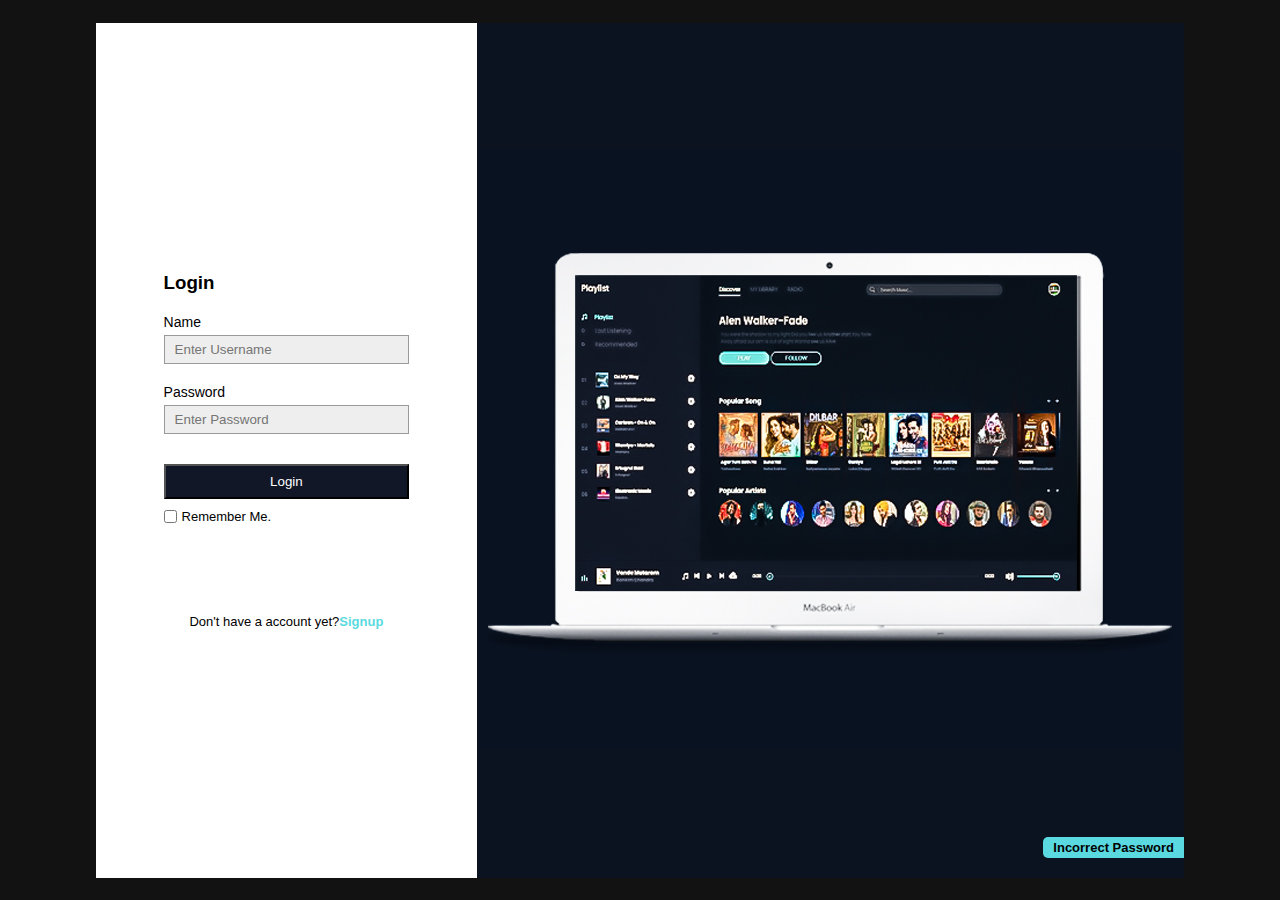
<file: login.html>
<!DOCTYPE html>
<html lang="en">

<head>
    <meta charset="UTF-8">
    <meta http-equiv="X-UA-Compatible" content="IE=edge">
    <meta name="viewport" content="width=device-width, initial-scale=1.0">
    <link rel="stylesheet" href="style.css">
    <title>Music Website Login</title>
</head>

<body>
    <header>
        <div class="left_bx1">
            <div class="content">
                <form method="post">
                    <h3>Login</h3>
                    <div class="card">
                        <label for="name">Name</label>
                        <input type="text" name="user_name" placeholder="Enter Username" required>

                    </div>
                    <div class="card">
                        <label for="password">Password</label>
                        <input type="password" name="user_password" placeholder="Enter Password" required>

                    </div>
                    <input type="submit" value="Login" class="submit">
                    <div class="check">
                        <input type="checkbox" name="" id=""><span>Remember Me.</span>
                    </div>
                    <p>Don't have a account yet?<a href="Signup.html">Signup</a></p>
                </form>
            </div>
        </div>
        <div class="right_bx1">
            <img src="login_png.jpg" alt="">
            <h3>Incorrect Password</h3>
        </div>
    </header>
</body>

</html>
</file>
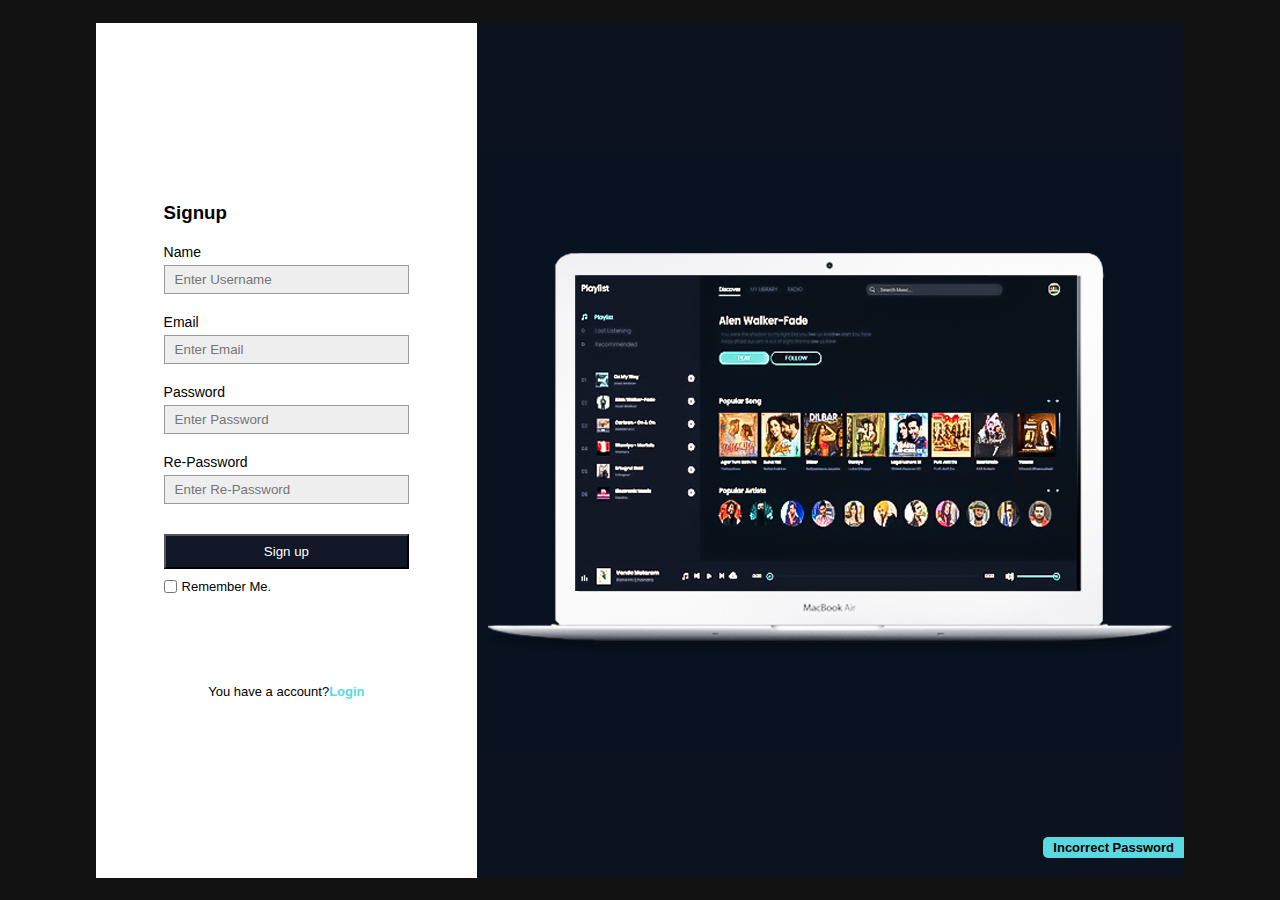
<file: Signup.html>
<!DOCTYPE html>
<html lang="en">

<head>
    <meta charset="UTF-8">
    <meta http-equiv="X-UA-Compatible" content="IE=edge">
    <meta name="viewport" content="width=device-width, initial-scale=1.0">
    <link rel="stylesheet" href="style.css">
    <title>Music Website Signup</title>
</head>

<body>
    <header>
        <div class="left_bx1">
            <div class="content">
                <form method="post">
                    <h3>Signup</h3>
                    <div class="card">
                        <label for="name">Name</label>
                        <input type="text" name="user_name" placeholder="Enter Username" required>

                    </div>
                    <div class="card">
                        <label for="email">Email</label>
                        <input type="email" name="user_email" placeholder="Enter Email" required>

                    </div>
                    <div class="card">
                        <label for="password">Password</label>
                        <input type="password" name="user_password" placeholder="Enter Password" required>

                    </div>

                    <div class="card">
                        <label for="password">Re-Password</label>
                        <input type="password" name="user_password" placeholder="Enter Re-Password" required>

                    </div>

                    <input type="submit" value="Sign up" class="submit">
                    <div class="check">
                        <input type="checkbox" name="" id=""><span>Remember Me.</span>
                    </div>
                    <p>You have a account?<a href="login.html">Login</a></p>
                </form>
            </div>
        </div>
        <div class="right_bx1">
            <img src="login_png.jpg" alt="">
            <h3>Incorrect Password</h3>
        </div>
    </header>
</body>

</html>
</file>
<file: style.css>
@import url('https://fonts..com/share?selection.family=Poppins:wght@300');
* {
    padding: 0;
    margin: 0;
    box-sizing: border-box;
}

body {
    font-family: 'Poppins', sans-serif;
    width: 100%;
    height: 100vh;
    background: #121213;
    display: grid;
    /*  for display center */
    place-items: center;
}

header {
    width: 85%;
    height: 95%;
    /* border: 1px solid #fff; */
    display: flex;
    flex-wrap: wrap;
    overflow: hidden;
    position: relative;
}

header .menu_side,
.song_side {
    width: 25%;
    height: 90%;
    /* border: 1px solid #fff; */
    background: #111727;
    box-shadow: 5px 0px 2px #090f1f;
    color: white;
}

header .song_side {
    width: 75%;
    background: #0b1320;
}

header .master_play {
    width: 100%;
    height: 10%;
    /* border: 1px solid #fff; */
    background: #111727;
    box-shadow: 0px 3px 8px #090f1f;
}

header .menu_side h1 {
    font-size: 20px;
    margin: 15px 0px 0px 20px;
    font-weight: 500;
}

header .menu_side .playlist {
    margin: 40px 0px 0px 20px;
}

header .menu_side .playlist h4 {
    font-size: 14px;
    font-size: 400;
    padding-bottom: 10px;
    color: #4c5262;
    cursor: pointer;
    display: flex;
    align-items: center;
    transition: .3s linear;
}

header .menu_side .playlist h4:hover {
    color: #fff;
}

header .menu_side .playlist h4 span {
    position: relative;
    margin-right: 35px;
}

header .menu_side .playlist h4 span::before {
    content: '';
    position: absolute;
    width: 4px;
    height: 4px;
    border: 2px solid #4c5262;
    border-radius: 50%;
    top: -4px;
    transition: .3s linear;
}

header .menu_side .playlist h4:hover span::before {
    border: 2px solid #fff;
}


/* error something */


/* header .menu_side .playlist h4 .bi { */


/* display: none; */


/* } */

header .menu_side .playlist h4 .active {
    color: #36e2ec;
}

header .menu_side .playlist h4 .active span {
    display: none;
}

header .menu_side .playlist h4 .active .bi {
    display: flex;
}

header .menu_side .menu_song {
    width: 100%;
    height: 350px;
    /* border: 1px solid #fff; */
    margin-top: 40px;
    overflow: auto;
}

header .menu_side .menu_song ::-webkit-scrollbar {
    display: none;
}

header .menu_side .menu_song li {
    list-style-type: none;
    position: relative;
    padding: 5px 0px 20px;
    display: flex;
    align-items: center;
    margin-top: 0px;
    cursor: pointer;
    transition: .3s linear;
}

header .menu_side .menu_song li.hover {
    background: rgb(105, 105, 105, .1);
}

header .menu_side .menu_song li span {
    font-size: 12px;
    font-weight: 600;
    color: #4c5262;
}

header .menu_side .menu_song li img {
    width: 32px;
    height: 32px;
    margin-left: 25px;
}

header .menu_side .menu_song li h5 {
    font-size: 11px;
    margin-left: 15px;
    width: 170px;
    /* border: 1px solid #fff; */
    overflow: hidden;
    text-overflow: ellipsis;
    white-space: nowrap;
}

header .menu_side .menu_song li h5 .subtitle {
    font-size: 9px;
    color: #4c5262;
}

header .menu_side .menu_song li .bi {
    position: absolute;
    right: 15px;
}

header .master_play {
    display: flex;
    align-items: center;
    padding: 0px 20px;
}

header .master_play .wave {
    width: 30px;
    height: 30px;
    border: 1px solid #fff;
    display: flex;
    align-items: flex-end;
    margin: 10px;
}

header .master_play .wave .wave1 {
    width: 3px;
    height: 10px;
    background: #36e2ec;
    margin-right: 3px;
    border-radius: 10px 10px 0px 0px;
    animation: unset;
}

header .master_play .wave .wave1:nth-child(2) {
    height: 13px;
    margin: 3.5px;
    animation-delay: .4;
}

header .master_play .wave .wave1:nth-child(3) {
    height: 8px;
    animation-delay: .8;
}


/* javascript classes  */

header .master_play .active1 .wave1 {
    animation: wave .5s linear infinite;
}

header .master_play .active1 .wave1:nth-child(2) {
    animation-delay: .4s;
}

header .master_play .active .wave1:nth-child(3) {
    animation-delay: .8s;
}

@keyframes wave {
    0% {
        height: 10px;
    }
    50% {
        height: 15px;
    }
    100% {
        height: 10px;
    }
}

header .master_play img {
    width: 35px;
    height: 35px;
}

header .master_play h5 {
    width: 130px;
    /* border: 1px solid #fff; */
    margin-left: 15px;
    color: #fff;
    line-height: 17px;
    overflow: hidden;
    text-overflow: ellipsis;
    white-space: nowrap;
    font-size: 13px;
}

header .master_play h5 .subtitle {
    font-size: 11px;
    color: #4c5262;
    width: 100%;
    overflow: hidden;
    text-overflow: ellipsis;
    white-space: nowrap;
}

header .master_play .icon {
    font-size: 20px;
    color: #fff;
    margin: 0px 20px 0px 40px;
    outline: none;
    display: flex;
    align-items: center;
}

header .master_play .icon .bi {
    cursor: pointer;
    outline: none;
}

header .master_play .icon .shuffle {
    font-size: 17.5px;
    margin-right: 10px;
    width: 17px;
    overflow: hidden;
    display: flex;
    align-items: center;
}

header .master_play .icon #download_music {
    text-decoration: none;
    color: white;
    font-size: 20px;
    margin-left: 10px;
}

header .master_play .icon .bi:nth-child(3) {
    border: 1px solid rgb(105, 105, 105, .1);
    border-radius: 50%;
    padding: 1px 5px 0px 7px;
    margin: 0px 5px;
}

header .master_play span {
    color: #fff;
    width: 32px;
    /* border: 1px solid #fff; */
    font-weight: 400;
}

header .master_play #currentStart {
    margin: 0px 0px 0px 20px;
}

header .master_play .bar {
    position: relative;
    width: 43%;
    height: 2px;
    background: rgb(105, 105, 170, .1);
    margin: 0px 15px 0px 10px;
}

header .master_play .bar .bar2 {
    position: absolute;
    background: #36e2ec;
    width: 0%;
    height: 100%;
    top: 0;
    transition: 1s linear;
}

header .master_play .bar .dot {
    position: absolute;
    width: 5px;
    height: 5px;
    background: #36e2ec;
    border-radius: 50%;
    left: 0%;
    top: -1.5px;
    transition: 1s linear;
}

header .master_play .bar .dot::before {
    content: '';
    position: absolute;
    width: 15px;
    height: 15px;
    border: 1px solid #36e2ec;
    border-radius: 50%;
    left: -7px;
    top: -6.5px;
    box-shadow: inset 0px 0px 3px #36e2ec;
}

header .master_play .bar input {
    position: absolute;
    width: 100%;
    top: -7px;
    left: 0;
    cursor: pointer;
    z-index: 99999999999;
    opacity: 0.2;
}

header .master_play .vol {
    position: relative;
    width: 100px;
    height: 2px;
    background: rgb(105, 105, 170, .1);
    margin-left: 50px;
}

header .master_play .vol .bi {
    position: absolute;
    color: #fff;
    font-size: 25px;
    top: -17px;
    left: -30px;
}

header .master_play .vol input {
    position: absolute;
    width: 100px;
    top: -7px;
    left: 0px;
    cursor: pointer;
    z-index: 99999999;
    opacity: 0.2;
}

header .master_play .vol .vol_bar {
    position: absolute;
    background: #36e2ec;
    width: 100%;
    height: 100%;
    top: 0;
    transition: 1s linear;
}

header .master_play .vol .dot {
    position: absolute;
    width: 5px;
    height: 5px;
    background: #36e2ec;
    border-radius: 50%;
    left: 100%;
    top: -1.5px;
    transition: 1s linear;
}

header .master_play .vol .dot::before {
    content: '';
    position: absolute;
    width: 15px;
    height: 15px;
    border: 1px solid #36e2ec;
    border-radius: 50%;
    left: -7px;
    top: -6.5px;
    box-shadow: inset 0px 0px 3px #36e2ec;
}

header .song_side {
    z-index: 2;
}

header .song_side::before {
    content: '';
    position: absolute;
    width: 100%;
    height: 300px;
    background: url('bg.png');
    z-index: -1;
}

header .song_side nav {
    width: 90%;
    height: 10%;
    /* border: 1px solid #fff; */
    margin: auto;
    display: flex;
    align-items: center;
    justify-content: space-between;
}

header .song_side nav ul {
    display: flex;
}

header .song_side nav ul li {
    list-style: none;
    position: relative;
    font-size: 13px;
    color: #4c5262;
    margin-right: 25px;
    cursor: pointer;
    transition: .1s linear;
}

header .song_side nav ul li:nth-child(1) {
    color: #fff;
}

header .song_side nav ul li span {
    position: absolute;
    width: 100%;
    height: 2.5px;
    background: #36e2ec;
    bottom: -5px;
    left: 0;
    border-radius: 20px;
}

header .song_side nav .search {
    position: relative;
    padding: 1px 10px;
    border-radius: 20px;
    /* border: 1px solid #fff; */
    color: gray;
}

header .song_side nav .search input {
    background: #4c5262;
}

header .song_side nav .search::before {
    content: '';
    position: absolute;
    width: 100%;
    height: 100%;
    background: #0b1320;
    border-radius: 20px;
    backdrop-filter: blur(5px);
    z-index: -1;
}

header .song_side nav .search .search_results {
    position: absolute;
    width: 100%;
    height: 200px;
    /* border: 1px solid #fff; */
    margin-top: 10px;
    border-radius: 10px;
    overflow: auto;
}

header .song_side nav .search .search_results::-webkit-scrollbar {
    display: none;
}

header .song_side nav .search .search_results .card {
    width: 100%;
    min-height: 45px;
    /* border: 1px solid #fff; */
    display: flex;
    align-items: center;
    background: rgb(184, 184, 184, .1);
    margin-bottom: 5px;
    text-decoration: none;
    display: none;
}

header .song_side nav .search .search_results .card img {
    width: 35px;
    height: 35px;
    border-radius: 5px;
}

header .song_side nav .search .search_results .card .content {
    width: 80%;
    height: 100%;
    /* border: 1px solid #fff; */
    padding: 0;
    font-size: 13px;
    font-weight: 600;
    color: #fff;
}

header .song_side nav .search .search_results .card .subtitle {
    font-size: 11px;
    color: #a4a8b4;
    font-weight: 500;
}

header .song_side nav search .bi {
    font-size: 13px;
    padding: 3px 0px 0px 10px;
}

header .song_side nav search input {
    background: none;
    border: none;
    outline: none;
    padding: 0px 10px;
    color: #fff;
    font-size: 12px;
}

header .song_side nav .user {
    position: relative;
    width: 30px;
    height: 30px;
    /* border: 1px solid #fff; */
    border-radius: 50%;
}

header .song_side nav .user img {
    position: absolute;
    width: 100%;
    height: 100%;
    border-radius: 50%;
    box-shadow: 2px 2px 8px #121213;
}

header .song_side .content {
    width: 90%;
    height: 30%;
    /* border: 1px solid #fff; */
    margin: auto;
    padding-top: 20px;
}

header .song_side .content h1 {
    font-size: 25px;
    font-weight: 600;
}

header .song_side .content p {
    font-size: 11px;
    font-weight: 400;
    color: #4c5262;
    margin: 5px;
}

header .song_side .content .buttons {
    margin-top: 15px;
}

header .song_side .content .buttons button {
    width: 130px;
    height: 30px;
    border: 2px solid #36e2ec;
    outline: none;
    border-radius: 20px;
    background: #5adae0;
    color: white;
    cursor: pointer;
    transition: .3s linear;
}

header .song_side .content .buttons button:hover {
    background: none;
    color: #36e2ec;
}

header .song_side .content .buttons button:nth-child(2) {
    background: none;
    color: #36e2ec;
}

header .song_side .content .buttons button:nth-child(2):hover {
    background: #36e2ec;
    color: #36e2ec;
}

header .song_side .popular_song {
    width: 90%;
    height: auto;
    margin: auto;
    margin-top: 15px;
    /* border: 1px solid #fff; */
}

header .song_side .popular_song .h4 {
    display: flex;
    align-items: center;
    justify-content: space-between;
}

header .song_side .popular_song .h4 .bi {
    color: #a4a8a4;
    cursor: pointer;
    transition: .3s linear;
}

header .song_side .popular_song .h4 .bi:hover {
    color: white;
}

header .song_side .popular_song .pop_song {
    width: 100%;
    height: 150px;
    margin-top: 15px;
    display: flex;
    /* border: 1px solid #fff; */
    overflow: auto;
    scroll-behavior: smooth;
}


/* header .song_side .popular_song .pop_song .sondItem .img_play:hover  {
 
} */

header .song_side .popular_song .pop_song::-webkit-scrollbar {
    display: none;
}

header .song_side .popular_song .pop_song li {
    min-width: 100px;
    height: 140px;
    list-style-type: none;
    margin-right: 10px;
    transition: .3s linear;
}

header .song_side .popular_song .pop_song li:hover {
    background: rgb(105, 105, 170, .1);
}

header .song_side .popular_song .pop_song li .img_play {
    position: relative;
    width: 100px;
    height: 100px;
    display: flex;
    align-items: center;
    justify-content: center;
}

header .song_side .popular_song .pop_song li .img_play img {
    width: 100%;
    height: 100%;
}

header .song_side .popular_song .pop_song li .img_play .bi {
    position: absolute;
    font-size: 20px;
    cursor: pointer;
    transition: .3s linear;
    opacity: 0;
}

header .song_side .popular_song .pop_song li:hover .img_play .bi {
    opacity: 1;
}

header .song_side .popular_song .pop_song li h5 {
    padding: 5px 0px 0px 5px;
    line-height: 15px;
    font-size: 10px;
    width: 100px;
    overflow: hidden;
    white-space: nowrap;
    text-overflow: ellipsis;
}

header .song_side .popular_song .pop_song li h5 .subtitle {
    font-size: 9px;
    overflow: hidden;
    white-space: nowrap;
    text-overflow: ellipsis;
    color: #4c5262;
}

header .song_side .popular_artist {
    width: 90%;
    height: auto;
    /* border: 1px solid #fff; */
    margin: auto;
    margin-top: 15px;
}

header .song_side .popular_artist .h4 {
    display: flex;
    align-items: center;
    justify-content: space-between;
}

header .song_side .popular_artist .h4 .bi {
    color: #a4a8a4;
    cursor: pointer;
    transition: .3s linear;
}

header .song_side .popular_artist .h4 .bi:hover {
    color: white;
}

header .song_side .popular_artist .item {
    width: 100%;
    height: auto;
    margin-top: 15px;
    display: flex;
    /* border: 1px solid #fff; */
    overflow: auto;
    scroll-behavior: smooth;
}

header .song_side .popular_artist .item li {
    list-style-type: none;
    position: relative;
    min-width: 60px;
    height: 60px;
    margin-right: 20px;
    cursor: pointer;
}

header .song_side .popular_artist .item::-webkit-scrollbar {
    display: none;
}

header .song_side .popular_artist .item li img {
    width: 100%;
    height: 100%;
    border-radius: 50%;
}


/*




Login Style





*/

header .left_bx1,
.right_bx1 {
    position: relative;
    width: 65%;
    height: 100%;
    /* border: 1px solid #fff; */
    background: #0b1320;
    display: flex;
    align-items: center;
    justify-content: center;
}

header .left_bx1 {
    width: 35%;
    background: #fff;
    box-shadow: 5px 0px 2px #090f1f;
}

header .left_bx1 .content {
    width: 75%;
    height: auto;
    border: none;
    padding: 25px 20px;
    background: #fff;
}

header .left_bx1 .content .card {
    width: 100%;
    display: flex;
    align-items: flex-start;
    flex-direction: column;
    justify-content: center;
    margin-top: 20px;
}

header .left_bx1 .content .card label {
    font-size: 14px;
}

header .left_bx1 .content .card input {
    width: 100%;
    padding: 6px 10px;
    border: 1px solid rgb(154, 154, 154);
    background: rgb(238, 238, 238);
    margin-top: 5px;
}

header .left_bx1 .content .submit {
    margin-top: 30px;
    padding: 8px 20px;
    color: #fff;
    background: #111727;
    width: 100%;
    cursor: pointer;
}

header .left_bx1 .content .check {
    display: flex;
    align-items: center;
    margin-top: 10px;
}

header .left_bx1 .content .check span {
    margin-left: 5px;
    font-size: 13px;
}

header .left_bx1 .content p {
    margin-top: 90px;
    text-align: center;
    font-size: 13px;
}

header .left_bx1 .content p a {
    text-decoration: none;
    color: #5adae0;
    font-weight: bold;
}

header .right_bx1 h3 {
    position: absolute;
    background: #5adae0;
    color: #000;
    right: 0;
    bottom: 20px;
    padding: 3px 10px;
    border-radius: 5px 0px 0px 5px;
    font-size: 13px;
}
</file>
